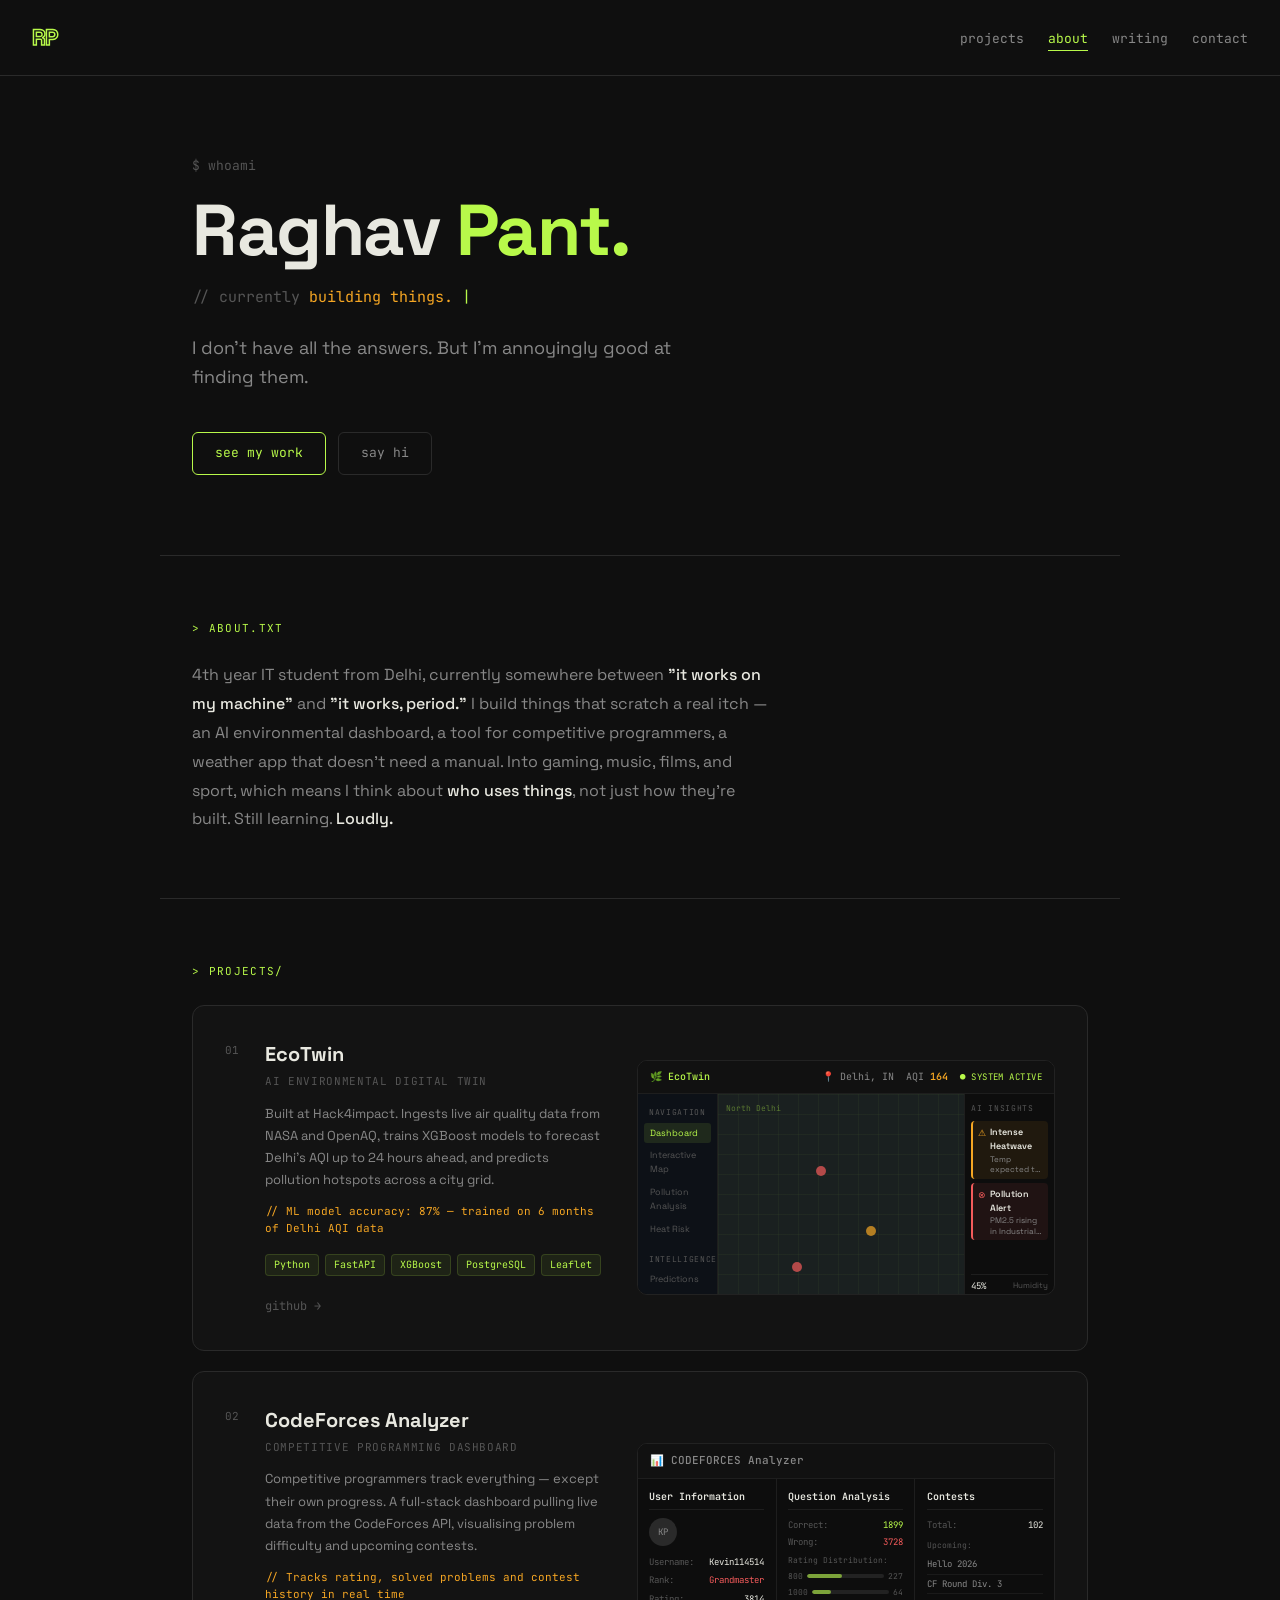
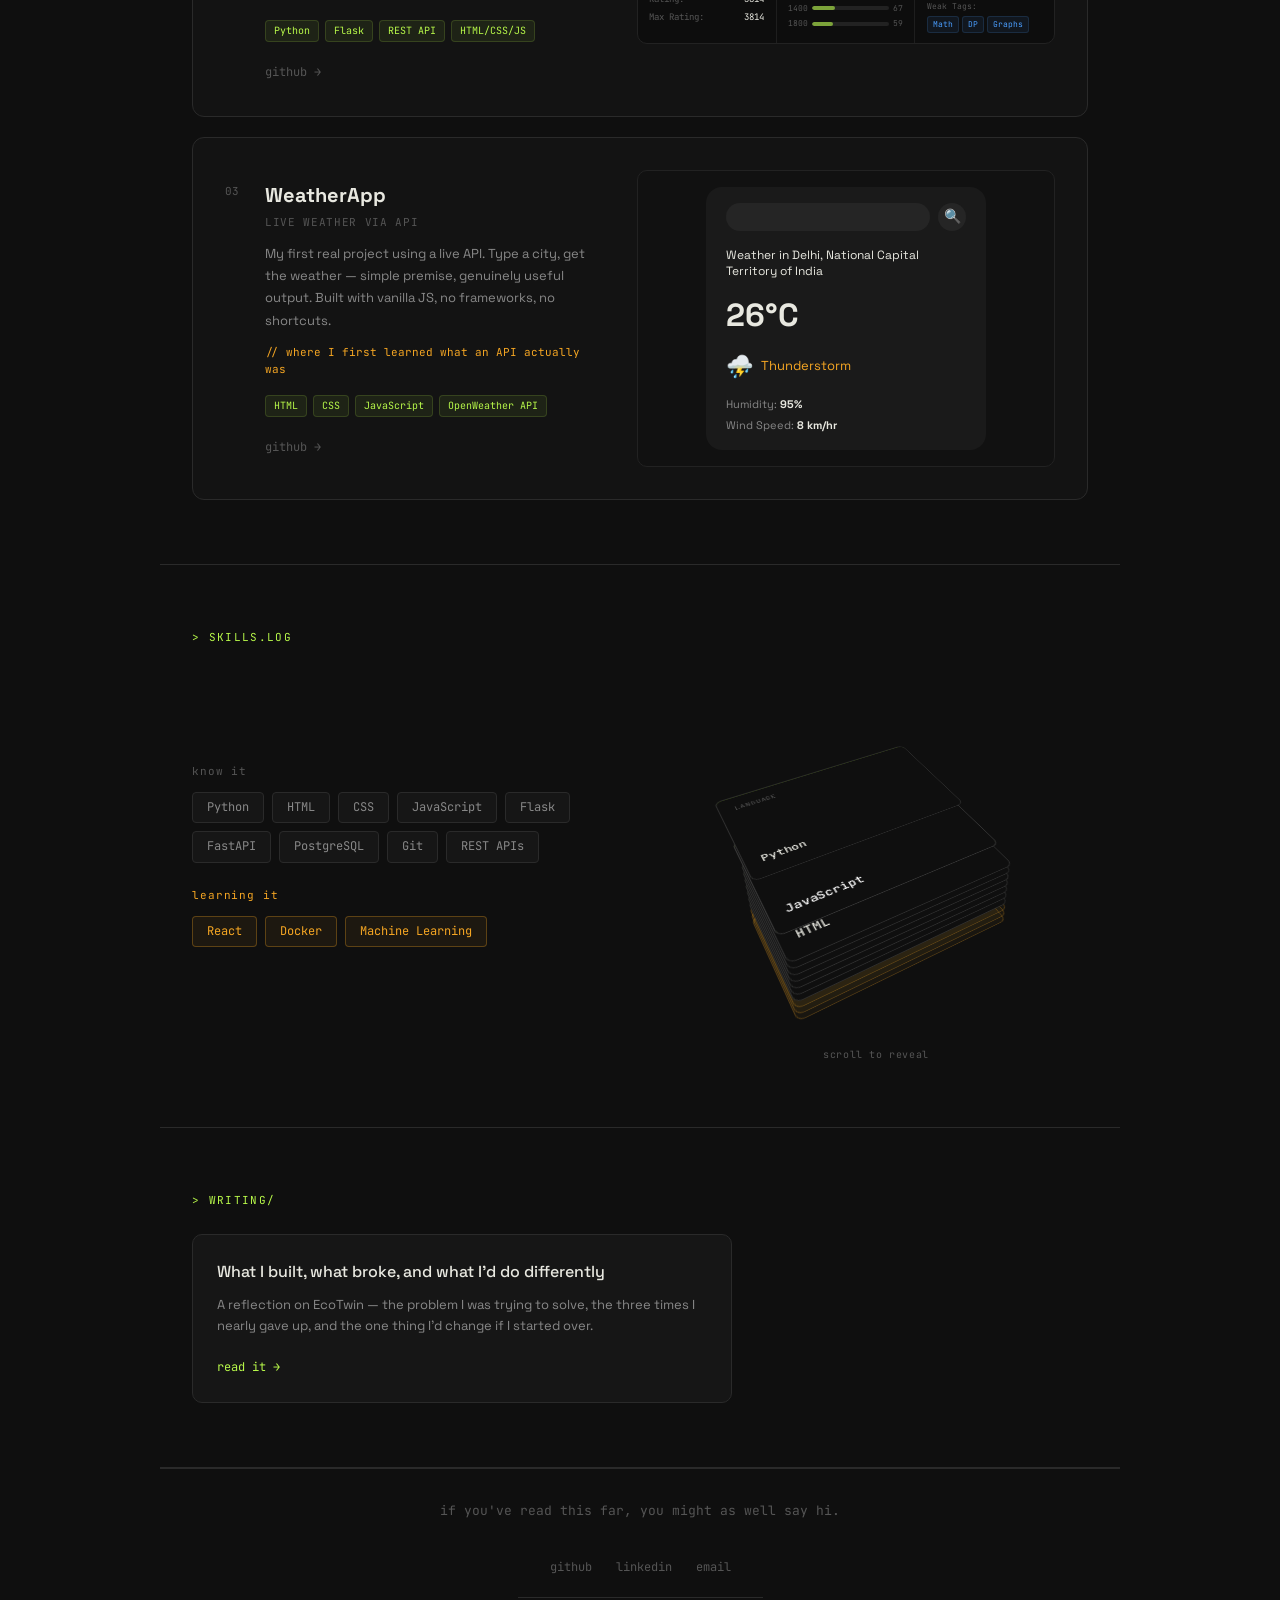
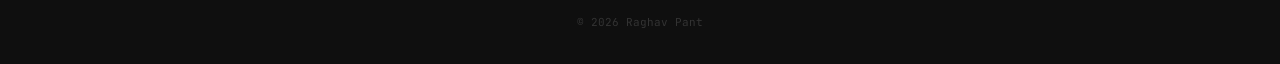
<file: index.html>
<!DOCTYPE html>
<html lang="en">
<head>
    <meta charset="UTF-8">
    <meta name="viewport" content="width=device-width, initial-scale=1.0">
    <title>Raghav Pant - Portfolio</title>
    <meta name="description" content="IT student building things that actually work. Portfolio of Raghav Pant."/>
    <meta property="og:title" content="Raghav Pant — Portfolio" />
    <meta property="og:description" content="IT student building things that actually work." />
    <meta property="og:url" content="https://portfolio-fawn-one-cq0u5qh0d3.vercel.app" />
    <meta property="og:type" content="website" />
    <link rel="icon" type="image/svg+xml" href="favicon.svg">
    <link rel="preconnect" href="https://fonts.googleapis.com">
    <link rel="preconnect" href="https://fonts.gstatic.com" crossorigin>
    <link href="https://fonts.googleapis.com/css2?family=Space+Grotesk:wght@400;500;700&family=JetBrains+Mono:wght@400;500&display=swap" rel="stylesheet"/>
    <link rel="stylesheet" href="style.css">
</head>
<body>

    <nav>
        <a href="/" class="nav-logo">RP</a>
        <ul class="nav-links">
            <li><a href="#projects">projects</a></li>
            <li><a href="#about">about</a></li>
            <li><a href="#writing">writing</a></li>
            <li><a href="#contact">contact</a></li>
        </ul>
    </nav>

    <main>

        <!-- HERO -->
        <section id="hero">
            <p class="terminal-label">$ whoami</p>
            <h1>Raghav <span class="accent">Pant.</span></h1>
            <p class="typewriter-line">
                <span class="prefix">// currently </span>
                <span id="typewriter-text"></span>
                <span class="cursor">|</span>
            </p>
            <p class="tagline">I don't have all the answers. But I'm annoyingly good at finding them.</p>
            <div class="cta-buttons">
                <a href="#projects" class="btn-primary">see my work</a>
                <a href="#contact" class="btn-secondary">say hi</a>
            </div>
        </section>

        <!-- ABOUT -->
        <section id="about">
            <p class="section-label">> about.txt</p>
            <p class="about-text">
                4th year IT student from Delhi, currently somewhere between
                <strong>"it works on my machine"</strong> and <strong>"it works, period."</strong>
                I build things that scratch a real itch — an AI environmental dashboard,
                a tool for competitive programmers, a weather app that doesn't need a manual.
                Into gaming, music, films, and sport, which means I think about
                <strong>who uses things</strong>, not just how they're built.
                Still learning. <strong>Loudly.</strong>
            </p>
        </section>

        <!-- PROJECTS -->
        <section id="projects">
            <p class="section-label">> projects/</p>
            <div class="projects-list">

                <!-- PROJECT 1 — EcoTwin -->
                <article class="project-row">
                    <div class="project-left">
                        <span class="project-number">01</span>
                        <div class="project-info">
                            <h3 class="project-title">EcoTwin</h3>
                            <p class="project-subtitle">AI Environmental Digital Twin</p>
                            <p class="project-desc">
                                Built at Hack4impact. Ingests live air quality data from NASA and OpenAQ,
                                trains XGBoost models to forecast Delhi's AQI up to 24 hours ahead, and
                                predicts pollution hotspots across a city grid.
                            </p>
                            <p class="project-impact">// ML model accuracy: 87% — trained on 6 months of Delhi AQI data</p>
                            <div class="project-tags">
                                <span>Python</span><span>FastAPI</span><span>XGBoost</span><span>PostgreSQL</span><span>Leaflet</span>
                            </div>
                            <div class="project-links">
                                <a href="https://github.com/raghav1057/EcoTwin" target="_blank" rel="noopener noreferrer">github →</a>
                            </div>
                        </div>
                    </div>

                    <!-- EcoTwin visual — inspired by the dashboard screenshot -->
                    <div class="project-visual">
                        <div class="et-topbar">
                            <span class="et-brand">🌿 EcoTwin</span>
                            <span class="et-location">📍 Delhi, IN</span>
                            <span class="et-aqi">AQI <span class="amber">164</span></span>
                            <span class="et-status">● SYSTEM ACTIVE</span>
                        </div>
                        <div class="et-body">
                            <div class="et-sidebar">
                                <span class="et-nav-label">NAVIGATION</span>
                                <div class="et-nav-item active">Dashboard</div>
                                <div class="et-nav-item">Interactive Map</div>
                                <div class="et-nav-item">Pollution Analysis</div>
                                <div class="et-nav-item">Heat Risk</div>
                                <span class="et-nav-label" style="margin-top:8px">INTELLIGENCE</span>
                                <div class="et-nav-item">Predictions</div>
                                <div class="et-nav-item">AI Recommendations</div>
                            </div>
                            <div class="et-map">
                                <div class="et-map-grid"></div>
                                <div class="et-map-label">North Delhi</div>
                                <div class="et-hotspot" style="top:30%;left:40%"></div>
                                <div class="et-hotspot amber" style="top:55%;left:60%"></div>
                                <div class="et-hotspot" style="top:70%;left:30%"></div>
                            </div>
                            <div class="et-insights">
                                <span class="et-ins-label">AI INSIGHTS</span>
                                <div class="et-alert amber-alert">
                                    <span class="alert-icon">⚠</span>
                                    <div>
                                        <div class="alert-title">Intense Heatwave</div>
                                        <div class="alert-desc">Temp expected to exceed 42°C in North Delhi.</div>
                                    </div>
                                </div>
                                <div class="et-alert red-alert">
                                    <span class="alert-icon">⊗</span>
                                    <div>
                                        <div class="alert-title">Pollution Alert</div>
                                        <div class="alert-desc">PM2.5 rising in Industrial Zone B.</div>
                                    </div>
                                </div>
                                <div class="et-metrics">
                                    <div class="et-metric"><span class="em-val">45%</span><span class="em-key">Humidity</span></div>
                                    <div class="et-metric"><span class="em-val">12km/h</span><span class="em-key">Wind</span></div>
                                    <div class="et-metric"><span class="em-val amber">8.4</span><span class="em-key">UV Index</span></div>
                                </div>
                            </div>
                        </div>
                    </div>
                </article>

                <!-- PROJECT 2 — CodeForces Analyzer -->
                <article class="project-row">
                    <div class="project-left">
                        <span class="project-number">02</span>
                        <div class="project-info">
                            <h3 class="project-title">CodeForces Analyzer</h3>
                            <p class="project-subtitle">Competitive Programming Dashboard</p>
                            <p class="project-desc">
                                Competitive programmers track everything — except their own progress.
                                A full-stack dashboard pulling live data from the CodeForces API,
                                visualising problem difficulty and upcoming contests.
                            </p>
                            <p class="project-impact">// Tracks rating, solved problems and contest history in real time</p>
                            <div class="project-tags">
                                <span>Python</span><span>Flask</span><span>REST API</span><span>HTML/CSS/JS</span>
                            </div>
                            <div class="project-links">
                                <a href="https://github.com/raghav1057/CodeForces-Analyzer" target="_blank" rel="noopener noreferrer">github →</a>
                            </div>
                        </div>
                    </div>

                    <!-- CF visual — three panel layout from screenshot -->
                    <div class="project-visual cf-visual">
                        <div class="cf-header">
                            <span class="cf-brand">📊 CODEFORCES Analyzer</span>
                        </div>
                        <div class="cf-panels">
                            <div class="cf-panel">
                                <div class="cf-panel-title">User Information</div>
                                <div class="cf-user-info">
                                    <div class="cf-avatar">KP</div>
                                    <div class="cf-field"><span class="cf-key">Username:</span><span class="cf-val">Kevin114514</span></div>
                                    <div class="cf-field"><span class="cf-key">Rank:</span><span class="cf-val red-text">Grandmaster</span></div>
                                    <div class="cf-field"><span class="cf-key">Rating:</span><span class="cf-val">3814</span></div>
                                    <div class="cf-field"><span class="cf-key">Max Rating:</span><span class="cf-val">3814</span></div>
                                </div>
                            </div>
                            <div class="cf-panel">
                                <div class="cf-panel-title">Question Analysis</div>
                                <div class="cf-field"><span class="cf-key">Correct:</span><span class="cf-val green-text">1899</span></div>
                                <div class="cf-field"><span class="cf-key">Wrong:</span><span class="cf-val red-text">3728</span></div>
                                <div class="cf-dist-label">Rating Distribution:</div>
                                <div class="cf-bars">
                                    <div class="cf-bar-row"><span>800</span><div class="cf-bar-track"><div class="cf-bar-fill" style="width:45%"></div></div><span>227</span></div>
                                    <div class="cf-bar-row"><span>1000</span><div class="cf-bar-track"><div class="cf-bar-fill" style="width:25%"></div></div><span>64</span></div>
                                    <div class="cf-bar-row"><span>1400</span><div class="cf-bar-track"><div class="cf-bar-fill" style="width:30%"></div></div><span>67</span></div>
                                    <div class="cf-bar-row"><span>1800</span><div class="cf-bar-track"><div class="cf-bar-fill" style="width:28%"></div></div><span>59</span></div>
                                </div>
                            </div>
                            <div class="cf-panel">
                                <div class="cf-panel-title">Contests</div>
                                <div class="cf-field"><span class="cf-key">Total:</span><span class="cf-val">102</span></div>
                                <div class="cf-upcoming-label">Upcoming:</div>
                                <div class="cf-upcoming-item">Hello 2026</div>
                                <div class="cf-upcoming-item">CF Round Div. 3</div>
                                <div class="cf-weak-label">Weak Tags:</div>
                                <div class="cf-weak-tags">
                                    <span>Math</span><span>DP</span><span>Graphs</span>
                                </div>
                            </div>
                        </div>
                    </div>
                </article>

                <!-- PROJECT 3 — WeatherApp -->
                <article class="project-row">
                    <div class="project-left">
                        <span class="project-number">03</span>
                        <div class="project-info">
                            <h3 class="project-title">WeatherApp</h3>
                            <p class="project-subtitle">Live Weather via API</p>
                            <p class="project-desc">
                                My first real project using a live API. Type a city, get the weather —
                                simple premise, genuinely useful output. Built with vanilla JS,
                                no frameworks, no shortcuts.
                            </p>
                            <p class="project-impact">// where I first learned what an API actually was</p>
                            <div class="project-tags">
                                <span>HTML</span><span>CSS</span><span>JavaScript</span><span>OpenWeather API</span>
                            </div>
                            <div class="project-links">
                                <a href="https://github.com/raghav1057/WeatherApp" target="_blank" rel="noopener noreferrer">github →</a>
                            </div>
                        </div>
                    </div>

                    <!-- WeatherApp visual — dark card replica from screenshot -->
                    <div class="project-visual weather-visual">
                        <div class="w-card">
                            <div class="w-search-row">
                                <div class="w-search-bar"></div>
                                <div class="w-search-btn">🔍</div>
                            </div>
                            <div class="w-city">Weather in Delhi, National Capital Territory of India</div>
                            <div class="w-temp">26°C</div>
                            <div class="w-condition">
                                <span class="w-icon">⛈️</span>
                                <span class="w-cond-text">Thunderstorm</span>
                            </div>
                            <div class="w-details">
                                <div class="w-detail">Humidity: <strong>95%</strong></div>
                                <div class="w-detail">Wind Speed: <strong>8 km/hr</strong></div>
                            </div>
                        </div>
                    </div>
                </article>

            </div>
        </section>

        <!-- SKILLS -->
        <section id="skills">
            <p class="section-label">> skills.log</p>
            <div class="skills-layout">

                <div class="skills-pills-col">
                    <div class="skills-group">
                        <p class="skills-sublabel">know it</p>
                        <ul class="skills-list">
                            <li>Python</li><li>HTML</li><li>CSS</li><li>JavaScript</li>
                            <li>Flask</li><li>FastAPI</li><li>PostgreSQL</li><li>Git</li><li>REST APIs</li>
                        </ul>
                    </div>
                    <div class="skills-group">
                        <p class="skills-sublabel learning">learning it</p>
                        <ul class="skills-list learning">
                            <li>React</li><li>Docker</li><li>Machine Learning</li>
                        </ul>
                    </div>
                </div>

                <div class="skills-deck-col">
                    <div class="deck-scene" id="deckScene">
                        <div class="deck-stack" id="deckStack">
                            <div class="skill-card" data-name="Python"      data-cat="language"></div>
                            <div class="skill-card" data-name="JavaScript"  data-cat="language"></div>
                            <div class="skill-card" data-name="HTML"        data-cat="frontend"></div>
                            <div class="skill-card" data-name="CSS"         data-cat="frontend"></div>
                            <div class="skill-card" data-name="Flask"       data-cat="backend"></div>
                            <div class="skill-card" data-name="FastAPI"     data-cat="backend"></div>
                            <div class="skill-card" data-name="PostgreSQL"  data-cat="database"></div>
                            <div class="skill-card" data-name="Git"         data-cat="tool"></div>
                            <div class="skill-card" data-name="REST APIs"   data-cat="backend"></div>
                            <div class="skill-card learning-card" data-name="React"  data-cat="learning"></div>
                            <div class="skill-card learning-card" data-name="Docker" data-cat="learning"></div>
                            <div class="skill-card learning-card" data-name="ML"     data-cat="learning"></div>
                        </div>
                    </div>
                    <p class="deck-hint">scroll to reveal</p>
                </div>

            </div>
        </section>

        <!-- WRITING -->
        <section id="writing">
            <p class="section-label">> writing/</p>
            <article class="writing-card">
                <h3>What I built, what broke, and what I'd do differently</h3>
                <p>A reflection on EcoTwin — the problem I was trying to solve, the three times
                I nearly gave up, and the one thing I'd change if I started over.</p>
                <a href="blog.html" class="read-link">read it →</a>
            </article>
        </section>

    </main>

    <footer id="contact">
        <p class="footer-line">if you've read this far, you might as well say hi.</p>
        <nav class="footer-links">
            <a href="https://github.com/raghav1057" target="_blank" rel="noopener noreferrer">github</a>
            <a href="https://www.linkedin.com/in/raghav-pant-9881391b7/" target="_blank" rel="noopener noreferrer">linkedin</a>
            <a href="mailto:raghavpantwork@gmail.com" id="email-link">email</a>
        </nav>
        <p class="footer-copy">© 2026 Raghav Pant</p>
    </footer>

    <button id="back-to-top">↑</button>
    <script src="script.js"></script>
</body>
</html>
</file>
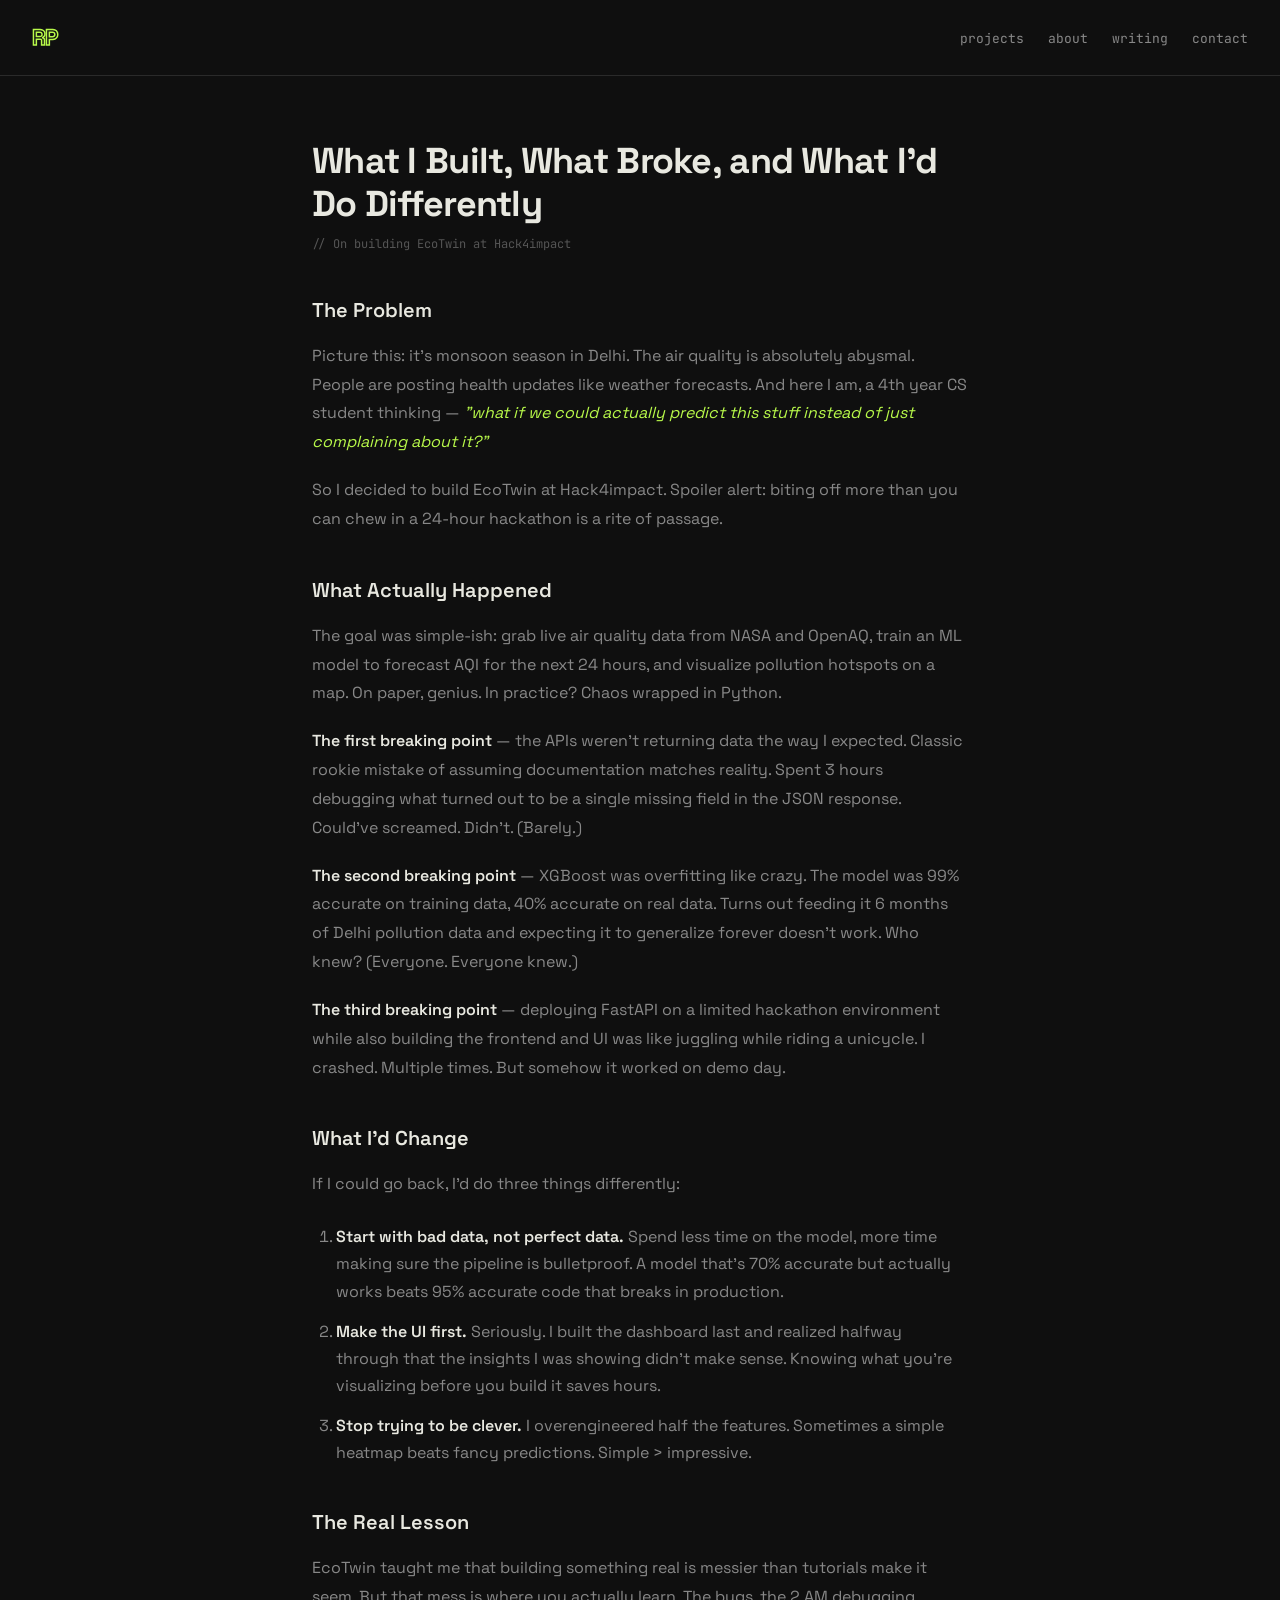
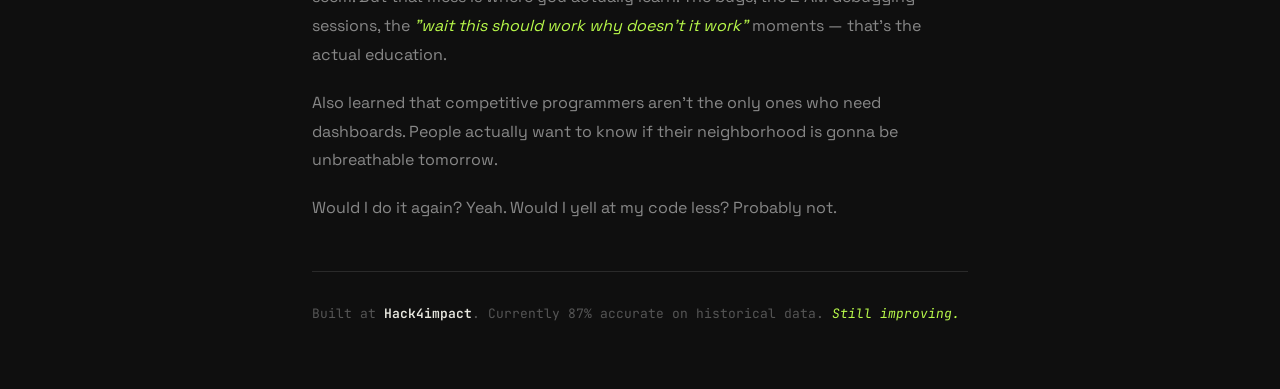
<file: blog.html>
<!DOCTYPE html>
<html lang="en">
<head>
    <meta charset="UTF-8">
    <meta name="viewport" content="width=device-width, initial-scale=1.0">
    <title>What I Built, What Broke — Raghav Pant</title>
    <meta name="description" content="A reflection on building EcoTwin at Hack4impact."/>
    <link rel="preconnect" href="https://fonts.googleapis.com">
    <link rel="preconnect" href="https://fonts.gstatic.com" crossorigin>
    <link href="https://fonts.googleapis.com/css2?family=Space+Grotesk:wght@400;500;700&family=JetBrains+Mono:wght@400;500&display=swap" rel="stylesheet"/>
    <link rel="icon" type="image/svg+xml" href="favicon.svg">
    <link rel="stylesheet" href="style.css">
    <style>.blog-container { opacity: 1 !important; transform: none !important; }</style>
    <style>
        .blog-container {
          max-width: 720px;
          margin: 0 auto;
          padding: 4rem 2rem;
        }

        .blog-container h1 {
          font-size: 36px;
          font-weight: 700;
          margin-bottom: 0.5rem;
          line-height: 1.2;
          letter-spacing: -0.02em;
        }

        .blog-date {
          font-family: var(--font-mono);
          font-size: 12px;
          color: var(--text-dim);
          margin-bottom: 2.5rem;
          display: block;
        }

        .blog-container h2 {
          font-size: 20px;
          font-weight: 600;
          margin: 2.5rem 0 1rem;
          color: var(--text);
        }

        .blog-container p {
          margin-bottom: 1.2rem;
          color: var(--text-muted);
          line-height: 1.8;
          font-size: 16px;
        }

        .blog-container strong { color: var(--text); font-weight: 600; }

        .blog-container em { color: var(--green); font-style: italic; }

        .blog-container ol {
          margin: 1.5rem 0 1.5rem 1.5rem;
          color: var(--text-muted);
        }

        .blog-container li {
          margin-bottom: 0.8rem;
          line-height: 1.7;
          font-size: 16px;
        }

        .blog-footer {
          margin-top: 3rem;
          padding-top: 2rem;
          border-top: 1px solid var(--border);
          font-size: 13px;
          color: var(--text-dim);
          font-family: var(--font-mono);
        }

        .blog-footer em { color: var(--green); font-style: italic; }
    </style>
</head>
<body>

    <nav>
        <a href="/" class="nav-logo">RP</a>
        <ul class="nav-links">
            <li><a href="/#projects">projects</a></li>
            <li><a href="/#about">about</a></li>
            <li><a href="/#writing">writing</a></li>
            <li><a href="/#contact">contact</a></li>
        </ul>
    </nav>

    <article class="blog-container">
        <h1>What I Built, What Broke, and What I'd Do Differently</h1>
        <span class="blog-date">// On building EcoTwin at Hack4impact</span>

        <h2>The Problem</h2>
        <p>Picture this: it's monsoon season in Delhi. The air quality is absolutely abysmal. People are posting health updates like weather forecasts. And here I am, a 4th year CS student thinking — <em>"what if we could actually predict this stuff instead of just complaining about it?"</em></p>
        <p>So I decided to build EcoTwin at Hack4impact. Spoiler alert: biting off more than you can chew in a 24-hour hackathon is a rite of passage.</p>

        <h2>What Actually Happened</h2>
        <p>The goal was simple-ish: grab live air quality data from NASA and OpenAQ, train an ML model to forecast AQI for the next 24 hours, and visualize pollution hotspots on a map. On paper, genius. In practice? Chaos wrapped in Python.</p>
        <p><strong>The first breaking point</strong> — the APIs weren't returning data the way I expected. Classic rookie mistake of assuming documentation matches reality. Spent 3 hours debugging what turned out to be a single missing field in the JSON response. Could've screamed. Didn't. (Barely.)</p>
        <p><strong>The second breaking point</strong> — XGBoost was overfitting like crazy. The model was 99% accurate on training data, 40% accurate on real data. Turns out feeding it 6 months of Delhi pollution data and expecting it to generalize forever doesn't work. Who knew? (Everyone. Everyone knew.)</p>
        <p><strong>The third breaking point</strong> — deploying FastAPI on a limited hackathon environment while also building the frontend and UI was like juggling while riding a unicycle. I crashed. Multiple times. But somehow it worked on demo day.</p>

        <h2>What I'd Change</h2>
        <p>If I could go back, I'd do three things differently:</p>
        <ol>
          <li><strong>Start with bad data, not perfect data.</strong> Spend less time on the model, more time making sure the pipeline is bulletproof. A model that's 70% accurate but actually works beats 95% accurate code that breaks in production.</li>
          <li><strong>Make the UI first.</strong> Seriously. I built the dashboard last and realized halfway through that the insights I was showing didn't make sense. Knowing what you're visualizing before you build it saves hours.</li>
          <li><strong>Stop trying to be clever.</strong> I overengineered half the features. Sometimes a simple heatmap beats fancy predictions. Simple > impressive.</li>
        </ol>

        <h2>The Real Lesson</h2>
        <p>EcoTwin taught me that building something real is messier than tutorials make it seem. But that mess is where you actually learn. The bugs, the 2 AM debugging sessions, the <em>"wait this should work why doesn't it work"</em> moments — that's the actual education.</p>
        <p>Also learned that competitive programmers aren't the only ones who need dashboards. People actually want to know if their neighborhood is gonna be unbreathable tomorrow.</p>
        <p>Would I do it again? Yeah. Would I yell at my code less? Probably not.</p>

        <div class="blog-footer">
            Built at <strong>Hack4impact</strong>. Currently 87% accurate on historical data. <em>Still improving.</em>
        </div>
    </article>

    <script src="script.js"></script>
</body>
</html>
</file>
<file: style.css>
:root {
  --bg:         #0f0f0f;
  --bg-card:    #161616;
  --bg-project: #131313;
  --border:     #2a2a2a;
  --green:      #b8f94a;
  --amber:      #f5a623;
  --red:        #f45b5b;
  --text:       #e8e8e0;
  --text-muted: #888888;
  --text-dim:   #555555;
  --font-main: 'Space Grotesk', sans-serif;
  --font-mono: 'JetBrains Mono', monospace;
}

*, *::before, *::after { margin: 0; padding: 0; box-sizing: border-box; }
html { scroll-behavior: smooth; }

body {
  background-color: var(--bg);
  color: var(--text);
  font-family: var(--font-main);
  font-size: 16px;
  line-height: 1.6;
  background-image: repeating-linear-gradient(
    0deg, transparent, transparent 2px,
    rgba(0,0,0,0.03) 2px, rgba(0,0,0,0.03) 4px
  );
}

::-webkit-scrollbar { width: 6px; }
::-webkit-scrollbar-track { background: var(--bg); }
::-webkit-scrollbar-thumb { background: var(--border); border-radius: 3px; }
::-webkit-scrollbar-thumb:hover { background: var(--green); }

a { text-decoration: none; color: inherit; }
ul { list-style: none; }

/* NAV */
nav {
  display: flex;
  justify-content: space-between;
  align-items: center;
  padding: 1.25rem 2rem;
  border-bottom: 1px solid var(--border);
  position: sticky;
  top: 0;
  background-color: var(--bg);
  z-index: 100;
}

.nav-logo { font-family: var(--font-mono); font-size: 14px; color: var(--green); letter-spacing: 0.05em; }
.nav-links { display: flex; gap: 1.5rem; }

.nav-links a {
  font-family: var(--font-mono);
  font-size: 13px;
  color: var(--text-muted);
  transition: color 0.2s;
  position: relative;
  padding-bottom: 2px;
}

.nav-links a::after {
  content: '';
  position: absolute;
  bottom: -2px; left: 0;
  width: 0; height: 1px;
  background: var(--green);
  transition: width 0.3s ease;
}

.nav-links a:hover, .nav-links a.active { color: var(--green); }
.nav-links a.active::after, .nav-links a:hover::after { width: 100%; }

/* SECTIONS */
section {
  padding: 4rem 2rem;
  border-bottom: 1px solid var(--border);
  max-width: 960px;
  margin: 0 auto;
}

.section-label {
  font-family: var(--font-mono);
  font-size: 11px;
  color: var(--green);
  letter-spacing: 0.12em;
  text-transform: uppercase;
  margin-bottom: 1.5rem;
}

/* HERO */
#hero { padding: 5rem 2rem; }

.terminal-label { font-family: var(--font-mono); font-size: 13px; color: var(--text-dim); margin-bottom: 1rem; }

h1 {
  font-size: clamp(42px, 8vw, 72px);
  font-weight: 700;
  line-height: 1.05;
  letter-spacing: -0.02em;
  margin-bottom: 1rem;
}

.accent { color: var(--green); }

.typewriter-line {
  font-family: var(--font-mono);
  font-size: 15px;
  color: var(--text-muted);
  margin-bottom: 1.5rem;
  min-height: 24px;
}

.prefix { color: var(--text-dim); }
#typewriter-text { color: var(--amber); }

.cursor {
  display: inline-block;
  color: var(--green);
  animation: blink 0.8s step-end infinite;
}

@keyframes blink {
  0%, 100% { opacity: 1; }
  50%       { opacity: 0; }
}

.tagline {
  font-size: 18px;
  color: var(--text-muted);
  max-width: 500px;
  line-height: 1.65;
  margin-bottom: 2.5rem;
}

.tagline strong { color: var(--text); font-weight: 500; }
.cta-buttons { display: flex; gap: 12px; flex-wrap: wrap; }

.btn-primary {
  font-family: var(--font-mono);
  font-size: 13px;
  padding: 10px 22px;
  border: 1px solid var(--green);
  border-radius: 6px;
  color: var(--green);
  background: transparent;
  transition: background 0.2s, color 0.2s, box-shadow 0.2s;
}

.btn-primary:hover { background: var(--green); color: var(--bg); box-shadow: 0 0 16px rgba(184,249,74,0.25); }

.btn-secondary {
  font-family: var(--font-mono);
  font-size: 13px;
  padding: 10px 22px;
  border: 1px solid var(--border);
  border-radius: 6px;
  color: var(--text-muted);
  background: transparent;
  transition: background 0.2s, color 0.2s, border-color 0.2s;
}

.btn-secondary:hover { background: #1e1e1e; color: var(--text); border-color: #555; }

/* ABOUT */
.about-text { font-size: 16px; color: var(--text-muted); max-width: 580px; line-height: 1.8; }
.about-text strong { color: var(--text); font-weight: 500; }

/* PROJECTS */
.projects-list { display: flex; flex-direction: column; gap: 1.25rem; }

.project-row {
  display: grid;
  grid-template-columns: 1fr 1.1fr;
  gap: 2rem;
  padding: 2rem;
  border: 1px solid var(--border);
  border-radius: 12px;
  background: var(--bg-project);
  align-items: center;
  transition: border-color 0.3s, transform 0.3s, background 0.3s;
}

.project-row:hover {
  border-color: #3a3a3a;
  transform: scale(1.015);
  background: #151515;
}

.project-left { display: flex; gap: 1.25rem; align-items: flex-start; }

.project-number {
  font-family: var(--font-mono);
  font-size: 11px;
  color: var(--text-dim);
  padding-top: 4px;
  min-width: 20px;
}

.project-info { flex: 1; }

.project-title {
  font-size: 20px;
  font-weight: 700;
  color: var(--text);
  margin-bottom: 0.2rem;
  transition: color 0.2s;
}

.project-row:hover .project-title { color: var(--green); }

.project-subtitle {
  font-family: var(--font-mono);
  font-size: 11px;
  color: var(--text-dim);
  letter-spacing: 0.06em;
  margin-bottom: 0.75rem;
  text-transform: uppercase;
}

.project-desc {
  font-size: 13px;
  color: var(--text-muted);
  line-height: 1.7;
  margin-bottom: 0.75rem;
  max-width: 380px;
}

.project-impact {
  font-family: var(--font-mono);
  font-size: 11px;
  color: var(--amber);
  margin-bottom: 1rem;
}

.project-tags { display: flex; flex-wrap: wrap; gap: 6px; margin-bottom: 1rem; }

.project-tags span {
  font-family: var(--font-mono);
  font-size: 10px;
  color: var(--green);
  background: rgba(184,249,74,0.07);
  border: 1px solid rgba(184,249,74,0.15);
  border-radius: 4px;
  padding: 2px 8px;
}

.project-links a {
  font-family: var(--font-mono);
  font-size: 12px;
  color: var(--text-dim);
  transition: color 0.2s;
  margin-right: 1rem;
}

.project-links a:hover { color: var(--green); }

/* PROJECT VISUAL — shared */
.project-visual {
  border: 1px solid #222;
  border-radius: 10px;
  overflow: hidden;
  font-size: 11px;
  background: #0d0d0d;
}

/* ── ECOTWIN VISUAL ── */
.et-topbar {
  display: flex;
  align-items: center;
  gap: 0.75rem;
  padding: 0.5rem 0.75rem;
  background: #111;
  border-bottom: 1px solid #1e1e1e;
  font-family: var(--font-mono);
  font-size: 10px;
  flex-wrap: wrap;
}

.et-brand { color: var(--green); font-weight: 500; }
.et-location { color: var(--text-muted); margin-left: auto; }
.et-aqi { color: var(--text-muted); }
.et-aqi .amber { color: var(--amber); font-weight: 600; }
.et-status { color: var(--green); font-size: 9px; letter-spacing: 0.05em; }

.et-body { display: grid; grid-template-columns: 80px 1fr 90px; height: 180px; }

.et-sidebar {
  background: #0d1117;
  border-right: 1px solid #1e1e1e;
  padding: 0.5rem 0.4rem;
  display: flex;
  flex-direction: column;
  gap: 2px;
}

.et-nav-label {
  font-family: var(--font-mono);
  font-size: 8px;
  color: var(--text-dim);
  letter-spacing: 0.08em;
  padding: 0.25rem 0.3rem 0.1rem;
}

.et-nav-item {
  font-size: 9px;
  color: var(--text-dim);
  padding: 3px 6px;
  border-radius: 3px;
  cursor: default;
}

.et-nav-item.active {
  background: rgba(184,249,74,0.1);
  color: var(--green);
}

/* map area — CSS grid lines to suggest a map */
.et-map {
  background: #1a2020;
  position: relative;
  overflow: hidden;
  background-image:
    linear-gradient(rgba(184,249,74,0.04) 1px, transparent 1px),
    linear-gradient(90deg, rgba(184,249,74,0.04) 1px, transparent 1px);
  background-size: 20px 20px;
}

.et-map-label {
  position: absolute;
  top: 8px; left: 8px;
  font-size: 8px;
  color: rgba(184,249,74,0.4);
  font-family: var(--font-mono);
}

/* pollution hotspot dots */
.et-hotspot {
  position: absolute;
  width: 10px;
  height: 10px;
  border-radius: 50%;
  background: rgba(244,91,91,0.7);
  animation: pulse 2s ease-in-out infinite;
}

.et-hotspot.amber { background: rgba(245,166,35,0.7); animation-delay: 0.7s; }

@keyframes pulse {
  0%, 100% { transform: scale(1); opacity: 0.7; }
  50%       { transform: scale(1.5); opacity: 0.3; }
}

.et-insights {
  border-left: 1px solid #1e1e1e;
  padding: 0.5rem 0.4rem;
  display: flex;
  flex-direction: column;
  gap: 4px;
  overflow: hidden;
}

.et-ins-label {
  font-family: var(--font-mono);
  font-size: 8px;
  color: var(--text-dim);
  letter-spacing: 0.08em;
  margin-bottom: 2px;
}

.et-alert {
  border-radius: 4px;
  padding: 4px 5px;
  display: flex;
  gap: 4px;
  align-items: flex-start;
}

.amber-alert { background: rgba(245,166,35,0.08); border-left: 2px solid var(--amber); }
.red-alert   { background: rgba(244,91,91,0.08);  border-left: 2px solid var(--red); }

.alert-icon { font-size: 9px; margin-top: 1px; flex-shrink: 0; }
.amber-alert .alert-icon { color: var(--amber); }
.red-alert   .alert-icon { color: var(--red); }

.alert-title { font-size: 9px; font-weight: 600; color: var(--text); }
.alert-desc  { font-size: 8px; color: var(--text-muted); line-height: 1.3; }

.et-metrics {
  display: flex;
  flex-direction: column;
  gap: 2px;
  margin-top: auto;
  border-top: 1px solid #1e1e1e;
  padding-top: 4px;
}

.et-metric { display: flex; justify-content: space-between; }
.em-val { font-size: 9px; color: var(--text); font-family: var(--font-mono); }
.em-val.amber { color: var(--amber); }
.em-key { font-size: 8px; color: var(--text-dim); }

/* ── CODEFORCES VISUAL ── */
.cf-visual { font-family: var(--font-mono); }

.cf-header {
  padding: 0.5rem 0.75rem;
  background: #111;
  border-bottom: 1px solid #1e1e1e;
}

.cf-brand { font-size: 11px; color: var(--text-muted); font-weight: 500; }

.cf-panels {
  display: grid;
  grid-template-columns: 1fr 1fr 1fr;
  gap: 0;
}

.cf-panel {
  padding: 0.6rem 0.7rem;
  border-right: 1px solid #1e1e1e;
}

.cf-panel:last-child { border-right: none; }

.cf-panel-title {
  font-size: 10px;
  font-weight: 600;
  color: var(--text);
  margin-bottom: 0.5rem;
  padding-bottom: 0.3rem;
  border-bottom: 1px solid #1e1e1e;
}

.cf-avatar {
  width: 28px;
  height: 28px;
  border-radius: 50%;
  background: #2a2a2a;
  color: var(--text-muted);
  font-size: 9px;
  display: flex;
  align-items: center;
  justify-content: center;
  margin-bottom: 0.4rem;
}

.cf-user-info { display: flex; flex-direction: column; gap: 2px; }

.cf-field {
  display: flex;
  justify-content: space-between;
  gap: 4px;
  margin-bottom: 2px;
}

.cf-key { font-size: 9px; color: var(--text-dim); }
.cf-val { font-size: 9px; color: var(--text); text-align: right; }
.red-text   { color: var(--red) !important; }
.green-text { color: var(--green) !important; }

.cf-dist-label { font-size: 8px; color: var(--text-dim); margin: 0.3rem 0 0.2rem; }

.cf-bars { display: flex; flex-direction: column; gap: 3px; }

.cf-bar-row {
  display: flex;
  align-items: center;
  gap: 4px;
  font-size: 8px;
  color: var(--text-dim);
}

.cf-bar-track {
  flex: 1;
  height: 4px;
  background: #222;
  border-radius: 2px;
  overflow: hidden;
}

.cf-bar-fill {
  height: 100%;
  background: var(--green);
  opacity: 0.6;
  border-radius: 2px;
}

.cf-upcoming-label, .cf-weak-label {
  font-size: 8px;
  color: var(--text-dim);
  margin: 0.4rem 0 0.2rem;
}

.cf-upcoming-item {
  font-size: 9px;
  color: var(--text-muted);
  padding: 2px 0;
  border-bottom: 1px solid #1a1a1a;
}

.cf-weak-tags { display: flex; flex-wrap: wrap; gap: 3px; margin-top: 2px; }

.cf-weak-tags span {
  font-size: 8px;
  color: #4a9eff;
  background: rgba(74,158,255,0.08);
  border: 1px solid rgba(74,158,255,0.15);
  border-radius: 3px;
  padding: 1px 5px;
}

/* ── WEATHERAPP VISUAL ── */
.weather-visual {
  background: #111;
  display: flex;
  align-items: center;
  justify-content: center;
  padding: 1rem;
}

.w-card {
  background: #1a1a1a;
  border-radius: 16px;
  padding: 1rem 1.25rem;
  width: 100%;
  max-width: 280px;
}

.w-search-row {
  display: flex;
  gap: 8px;
  align-items: center;
  margin-bottom: 1rem;
}

.w-search-bar {
  flex: 1;
  height: 28px;
  background: #252525;
  border-radius: 20px;
}

.w-search-btn {
  font-size: 14px;
  width: 28px;
  height: 28px;
  background: #252525;
  border-radius: 50%;
  display: flex;
  align-items: center;
  justify-content: center;
}

.w-city {
  font-size: 12px;
  color: var(--text);
  margin-bottom: 0.6rem;
  line-height: 1.4;
}

.w-temp {
  font-size: 32px;
  font-weight: 700;
  color: var(--text);
  margin-bottom: 0.5rem;
}

.w-condition {
  display: flex;
  align-items: center;
  gap: 8px;
  margin-bottom: 0.75rem;
}

.w-icon { font-size: 22px; }

.w-cond-text {
  font-size: 13px;
  color: var(--amber);
}

.w-details { display: flex; flex-direction: column; gap: 3px; }

.w-detail {
  font-size: 11px;
  color: var(--text-muted);
}

.w-detail strong { color: var(--text); }

/* SKILLS */
.skills-group { margin-bottom: 1.5rem; }

.skills-sublabel {
  font-family: var(--font-mono);
  font-size: 11px;
  color: var(--text-dim);
  letter-spacing: 0.08em;
  margin-bottom: 0.75rem;
}

.skills-sublabel.learning { color: var(--amber); }
.skills-list { display: flex; flex-wrap: wrap; gap: 8px; }

.skills-list li {
  font-family: var(--font-mono);
  font-size: 12px;
  padding: 5px 14px;
  border: 1px solid var(--border);
  border-radius: 4px;
  color: var(--text-muted);
  background: var(--bg-card);
  transition: border-color 0.2s, color 0.2s, transform 0.2s;
}

.skills-list li:hover { border-color: var(--green); color: var(--green); transform: translateY(-2px); }

.skills-list.learning li {
  border-color: rgba(245,166,35,0.3);
  color: var(--amber);
  background: rgba(245,166,35,0.06);
}

.skills-list.learning li:hover { border-color: var(--amber); transform: translateY(-2px); }

/* WRITING */
.writing-card {
  background: var(--bg-card);
  border: 1px solid var(--border);
  border-radius: 10px;
  padding: 1.5rem;
  max-width: 540px;
  transition: border-color 0.3s, transform 0.3s;
}

.writing-card:hover { border-color: var(--green); transform: translateY(-4px) scale(1.02); }
.writing-card h3 { font-size: 16px; font-weight: 500; color: var(--text); margin-bottom: 0.6rem; }
.writing-card p { font-size: 13px; color: var(--text-muted); line-height: 1.65; margin-bottom: 1rem; }

.read-link {
  font-family: var(--font-mono);
  font-size: 12px;
  color: var(--green);
  transition: letter-spacing 0.2s;
}

.read-link:hover { letter-spacing: 0.05em; }

/* FOOTER */
footer {
  padding: 2rem;
  display: flex;
  flex-direction: column;
  align-items: center;
  gap: 1rem;
  border-top: 1px solid var(--border);
  max-width: 960px;
  margin: 0 auto;
}

.footer-line { font-family: var(--font-mono); font-size: 13px; color: var(--text-dim); }
.footer-links { display: flex; gap: 1.5rem; }

.footer-links a {
  font-family: var(--font-mono);
  font-size: 12px;
  color: var(--text-dim);
  transition: color 0.2s;
}

.footer-links a:hover { color: var(--green); }
.footer-copy { font-family: var(--font-mono); font-size: 11px; color: #333; }

/* BACK TO TOP */
#back-to-top {
  position: fixed;
  bottom: 2rem; right: 2rem;
  font-family: var(--font-mono);
  font-size: 12px;
  color: var(--green);
  background: var(--bg-card);
  border: 1px solid var(--border);
  border-radius: 6px;
  padding: 8px 14px;
  cursor: pointer;
  opacity: 0;
  pointer-events: none;
  transition: opacity 0.3s, border-color 0.2s;
  z-index: 99;
}

#back-to-top.visible { opacity: 1; pointer-events: all; }
#back-to-top:hover { border-color: var(--green); }

/* SCROLL ANIMATIONS */
section, article {
  opacity: 0;
  transform: translateY(28px);
  transition: opacity 0.9s ease, transform 0.9s ease;
}

section.visible, article.visible { opacity: 1; transform: translateY(0); }

.project-row {
  opacity: 0;
  transform: translateY(28px);
  transition: opacity 0.9s ease, transform 0.9s ease, border-color 0.3s, scale 0.3s, background 0.3s;
}

.project-row.visible { opacity: 1; transform: translateY(0); }

/* RESPONSIVE */
@media (max-width: 768px) {
  /* NAV */
  nav { padding: 1rem 1.25rem; }
  .nav-links { gap: 0.85rem; }
  .nav-links a { font-size: 12px; }
  a.nav-logo { font-size: 18px; }

  /* SECTIONS */
  section { padding: 2.5rem 1.25rem; }

  /* HERO */
  #hero { padding: 3rem 1.25rem 2.5rem; }
  h1 { font-size: 36px; letter-spacing: -0.01em; }
  .tagline { font-size: 15px; max-width: 100%; }
  .typewriter-line { font-size: 13px; }
  .cta-buttons { gap: 10px; }
  .btn-primary, .btn-secondary { font-size: 12px; padding: 9px 18px; }

  /* ABOUT */
  .about-text { font-size: 14px; }

  /* PROJECTS — stack columns, keep the full visual card */
  .project-row { grid-template-columns: 1fr; gap: 1.25rem; }
  .project-title { font-size: 17px; }
  .project-desc { font-size: 13px; }

  /* SKILLS */
  .skills-layout { grid-template-columns: 1fr; }
  .skills-deck-col { display: none; }
  .skills-list { gap: 6px; }
  .skills-list li { font-size: 11px; padding: 4px 10px; }

  /* WRITING */
  .writing-card { max-width: 100%; }

  /* FOOTER */
  footer { padding: 1.5rem 1.25rem; }

  #back-to-top { bottom: 1rem; right: 1rem; }
}

/* small phones */
@media (max-width: 380px) {
  h1 { font-size: 30px; }
  .nav-links { gap: 0.6rem; }
  .nav-links a { font-size: 11px; }
}


/* SCROLLBAR — permanent green thumb */
::-webkit-scrollbar-thumb {
  background: #2a3d1a;
  border-radius: 3px;
}

::-webkit-scrollbar-thumb:hover {
  background: var(--green);
}

/* BACK TO TOP — redesigned as circle arrow */
#back-to-top {
  position: fixed;
  bottom: 2rem; right: 2rem;
  width: 40px;
  height: 40px;
  border-radius: 50%;
  font-size: 16px;
  color: var(--green);
  background: var(--bg-card);
  border: 1px solid #333;
  display: flex;
  align-items: center;
  justify-content: center;
  cursor: pointer;
  opacity: 0;
  pointer-events: none;
  transition: opacity 0.3s, border-color 0.2s, background 0.2s;
  z-index: 99;
  padding: 0;
}

#back-to-top.visible { opacity: 1; pointer-events: all; }
#back-to-top:hover { border-color: var(--green); background: rgba(184,249,74,0.08); }

/* FIX — project visual height so nothing gets cut off */
.et-body { height: 200px; }

.et-insights {
  min-width: 0;
  overflow: hidden;
}

.alert-desc {
  white-space: normal;
  overflow: hidden;
  display: -webkit-box;
  -webkit-line-clamp: 2;
  -webkit-box-orient: vertical;
}

/* HOVER SCALE on project rows */
.project-row:hover {
  border-color: #3a3a3a;
  transform: translateY(-3px) scale(1.012);
  background: #151515;
}

/* RP LOGO — text with hollow stroke effect */
a.nav-logo {
  font-family: 'Space Grotesk', sans-serif;
  font-size: 22px;
  font-weight: 700;
  letter-spacing: -0.03em;
  color: transparent;
  -webkit-text-stroke: 1.5px var(--green);
  text-decoration: none;
  transition: color 0.3s ease;
}

a.nav-logo:hover {
  color: var(--green);
}

/* SKILLS 3D DECK */
.skills-layout {
  display: grid;
  grid-template-columns: 1fr 1fr;
  gap: 3rem;
  align-items: center;
}

.skills-pills-col { display: flex; flex-direction: column; }

.skills-deck-col {
  display: flex;
  flex-direction: column;
  align-items: center;
  gap: 1rem;
}

.deck-scene {
  width: 340px;
  height: 360px;
  perspective: 600px;
  perspective-origin: 60% 20%;
  position: relative;
  overflow: visible;
}

/* isometric tilt — exactly like Linear's figure */
.deck-stack {
  width: 100%;
  height: 100%;
  position: relative;
  transform-style: preserve-3d;
  transform: rotateX(58deg) rotateY(0deg) rotateZ(-30deg);
}

.skill-card {
  position: absolute;
  width: 240px;
  height: 140px;
  left: 50%;
  top: 50%;
  margin-left: -120px;
  margin-top: -70px;
  background: #0f0f0f;
  border: 1px solid #2e2e2e;
  border-radius: 8px;
  will-change: transform;
  overflow: hidden;
}

/* name label shown on each card */
.skill-card::after {
  content: attr(data-name);
  position: absolute;
  bottom: 14px;
  left: 16px;
  font-family: var(--font-mono);
  font-size: 13px;
  font-weight: 500;
  color: var(--text);
  letter-spacing: -0.01em;
}

/* category label */
.skill-card::before {
  content: attr(data-cat);
  position: absolute;
  top: 14px;
  left: 16px;
  font-family: var(--font-mono);
  font-size: 9px;
  color: var(--text-dim);
  text-transform: uppercase;
  letter-spacing: 0.1em;
}

/* top edge accent line using box-shadow */
.skill-card {
  box-shadow: inset 0 1px 0 rgba(184,249,74,0.15);
}

.skill-card.is-top {
  border-color: #383838;
  box-shadow: inset 0 1px 0 rgba(184,249,74,0.5);
}

.skill-card.is-top::after { color: #fff; }

.learning-card { 
  background: rgba(245,166,35,0.04);
  border-color: rgba(245,166,35,0.25);
  box-shadow: inset 0 1px 0 rgba(245,166,35,0.2);
}
.learning-card::after { color: var(--amber); }
.learning-card::before { color: var(--amber); opacity: 0.7; }
.learning-card.is-top { 
  border-color: rgba(245,166,35,0.5);
  box-shadow: inset 0 1px 0 rgba(245,166,35,0.6);
}

.deck-hint {
  font-family: var(--font-mono);
  font-size: 10px;
  color: var(--text-dim);
  letter-spacing: 0.06em;
  animation: hint-pulse 2.5s ease-in-out infinite;
}

@keyframes hint-pulse {
  0%, 100% { opacity: 0.3; }
  50%       { opacity: 0.7; }
}

@media (max-width: 768px) {
  .skills-layout { grid-template-columns: 1fr; }
  .skills-deck-col { display: none; }
}

/* ══════════════════════════════════════════════════════════
   MOBILE PROJECT VISUALS — same desktop dashboard markup,
   internals reflowed to a single column instead of side-by-side.
   No content removed, no simplified stand-in — just restacked.
   ══════════════════════════════════════════════════════════ */
@media (max-width: 768px) {

  .project-visual { font-size: 12px; }

  /* — EcoTwin: sidebar / map / insights stack vertically — */
  .et-topbar { font-size: 11px; padding: 0.6rem 0.75rem; gap: 0.5rem; }

  .et-body {
    grid-template-columns: 1fr;
    grid-template-rows: auto 160px auto;
    height: auto;
  }

  .et-sidebar {
    flex-direction: row;
    flex-wrap: wrap;
    align-items: center;
    border-right: none;
    border-bottom: 1px solid #1e1e1e;
    padding: 0.6rem 0.7rem;
    gap: 6px;
  }

  .et-nav-label { display: none; }

  .et-nav-item {
    font-size: 10px;
    padding: 4px 9px;
    background: #161616;
    border-radius: 4px;
  }

  .et-nav-item.active { background: rgba(184,249,74,0.1); }

  .et-map { min-height: 140px; }

  .et-map-label { font-size: 9px; }

  .et-insights {
    border-left: none;
    border-top: 1px solid #1e1e1e;
    padding: 0.7rem;
    gap: 8px;
  }

  .alert-title { font-size: 11px; }
  .alert-desc { font-size: 10px; }
  .em-val, .em-key { font-size: 10px; }

  /* — CodeForces: three panels stack instead of sitting side by side — */
  .cf-panels { grid-template-columns: 1fr; }

  .cf-panel {
    border-right: none;
    border-bottom: 1px solid #1e1e1e;
    padding: 0.75rem;
  }

  .cf-panel:last-child { border-bottom: none; }

  .cf-panel-title { font-size: 11px; }
  .cf-key, .cf-val { font-size: 10px; }
  .cf-upcoming-item { font-size: 10px; }
  .cf-weak-tags span { font-size: 9px; }

  /* — WeatherApp: already a centered card, just loosen the padding — */
  .weather-visual { padding: 1.25rem 1rem; }
  .w-card { max-width: 100%; }
}
</file>
